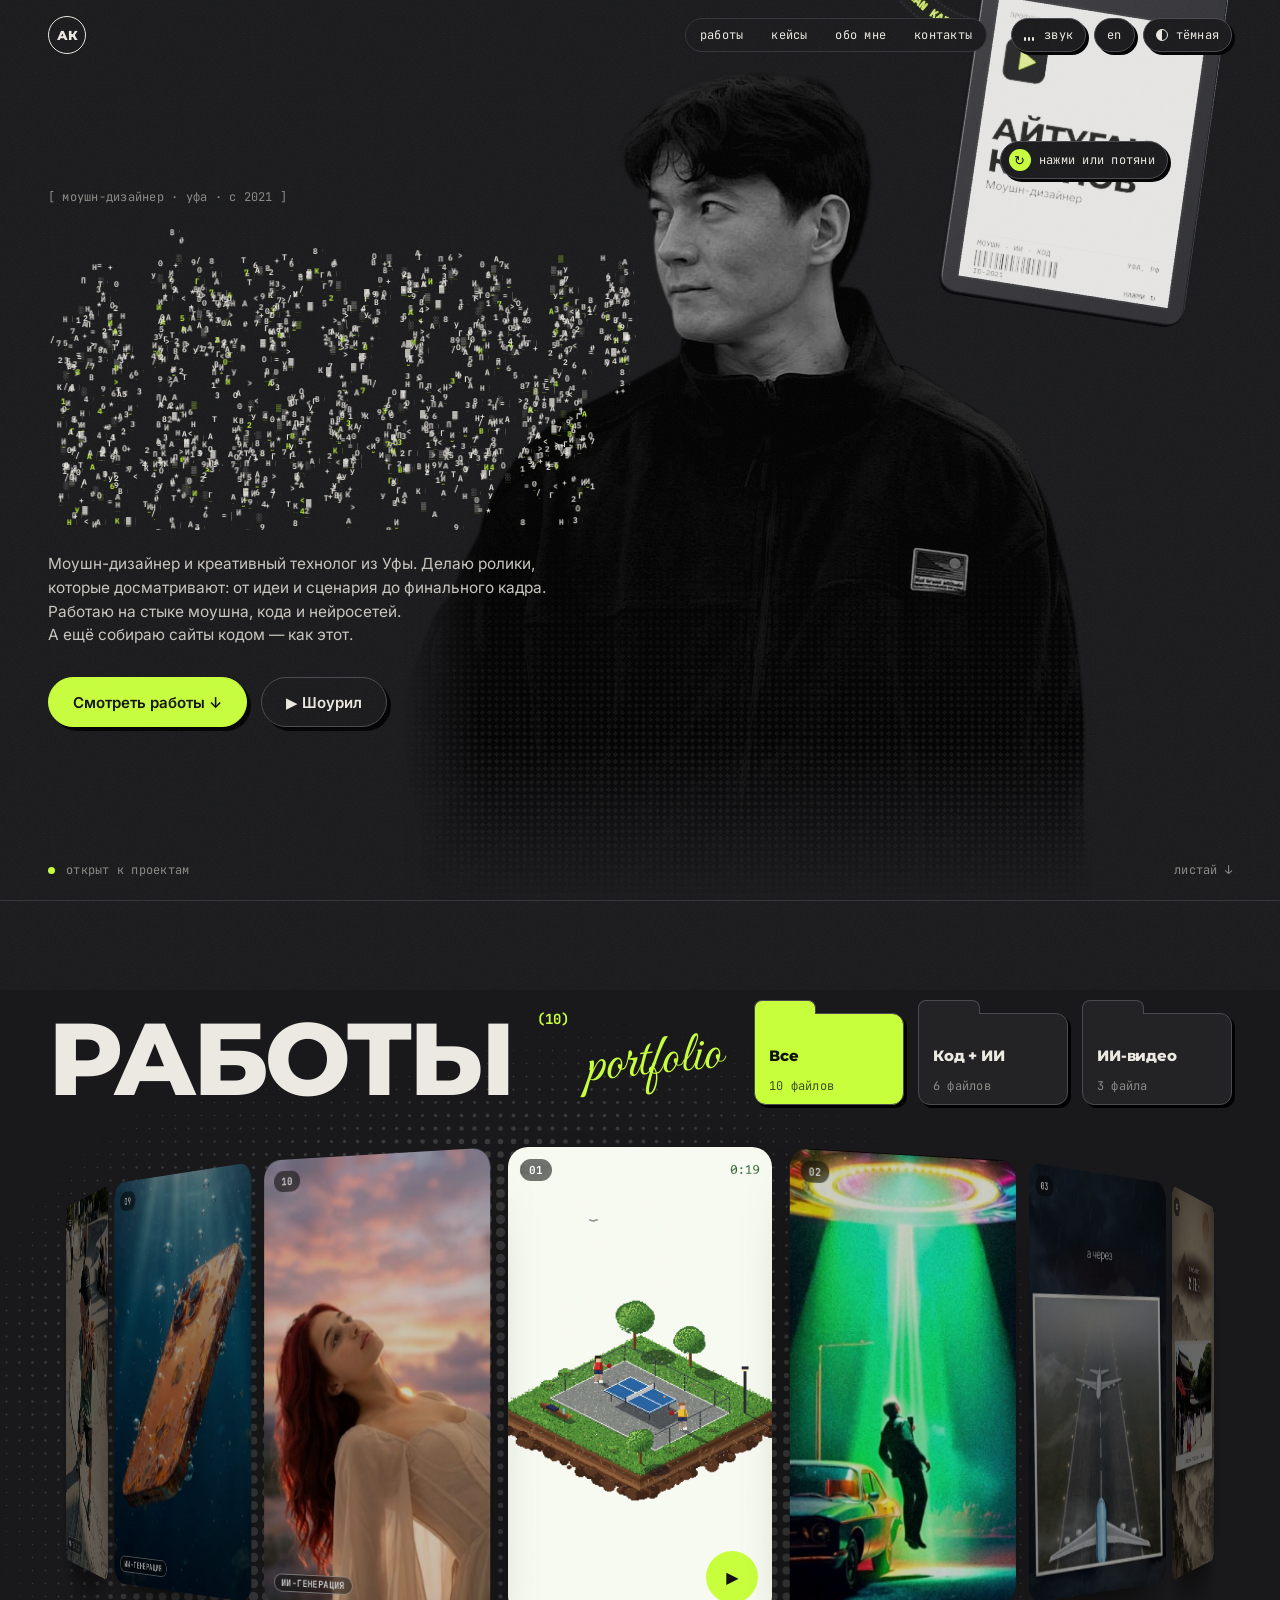
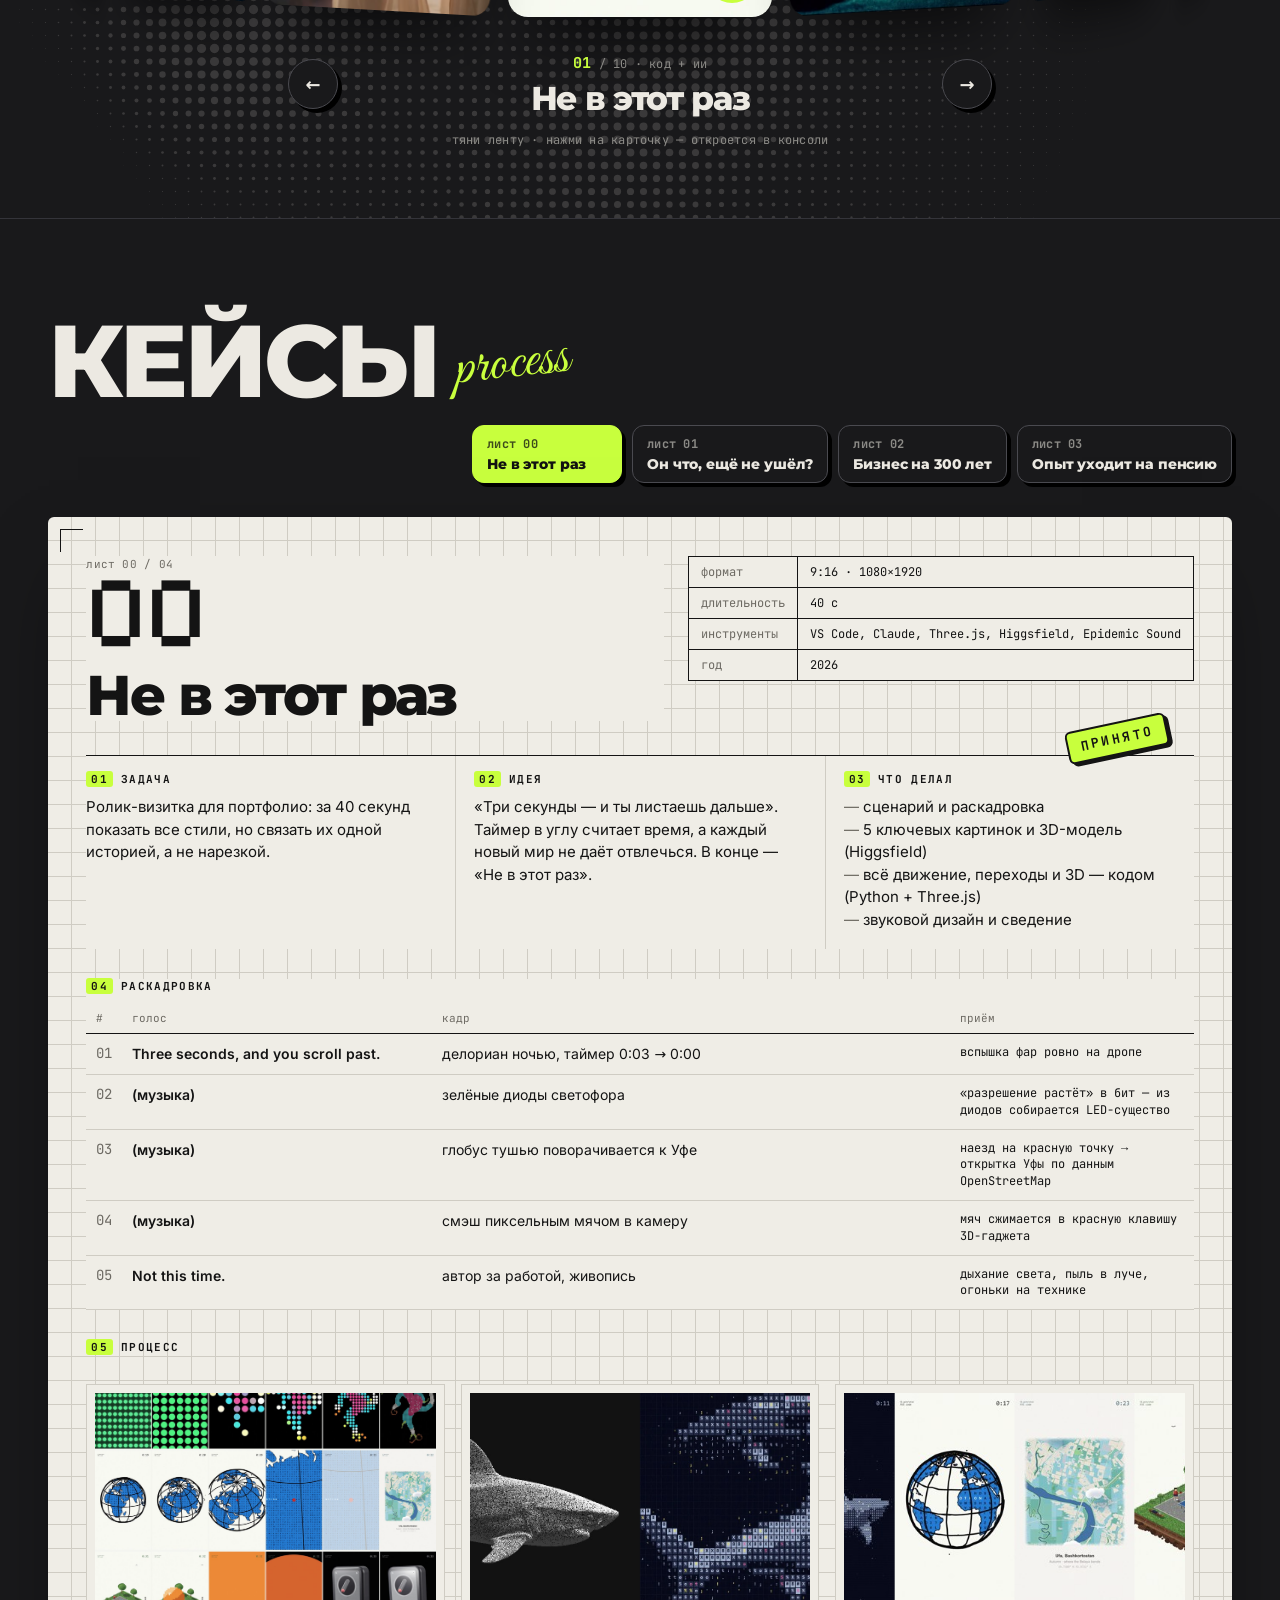
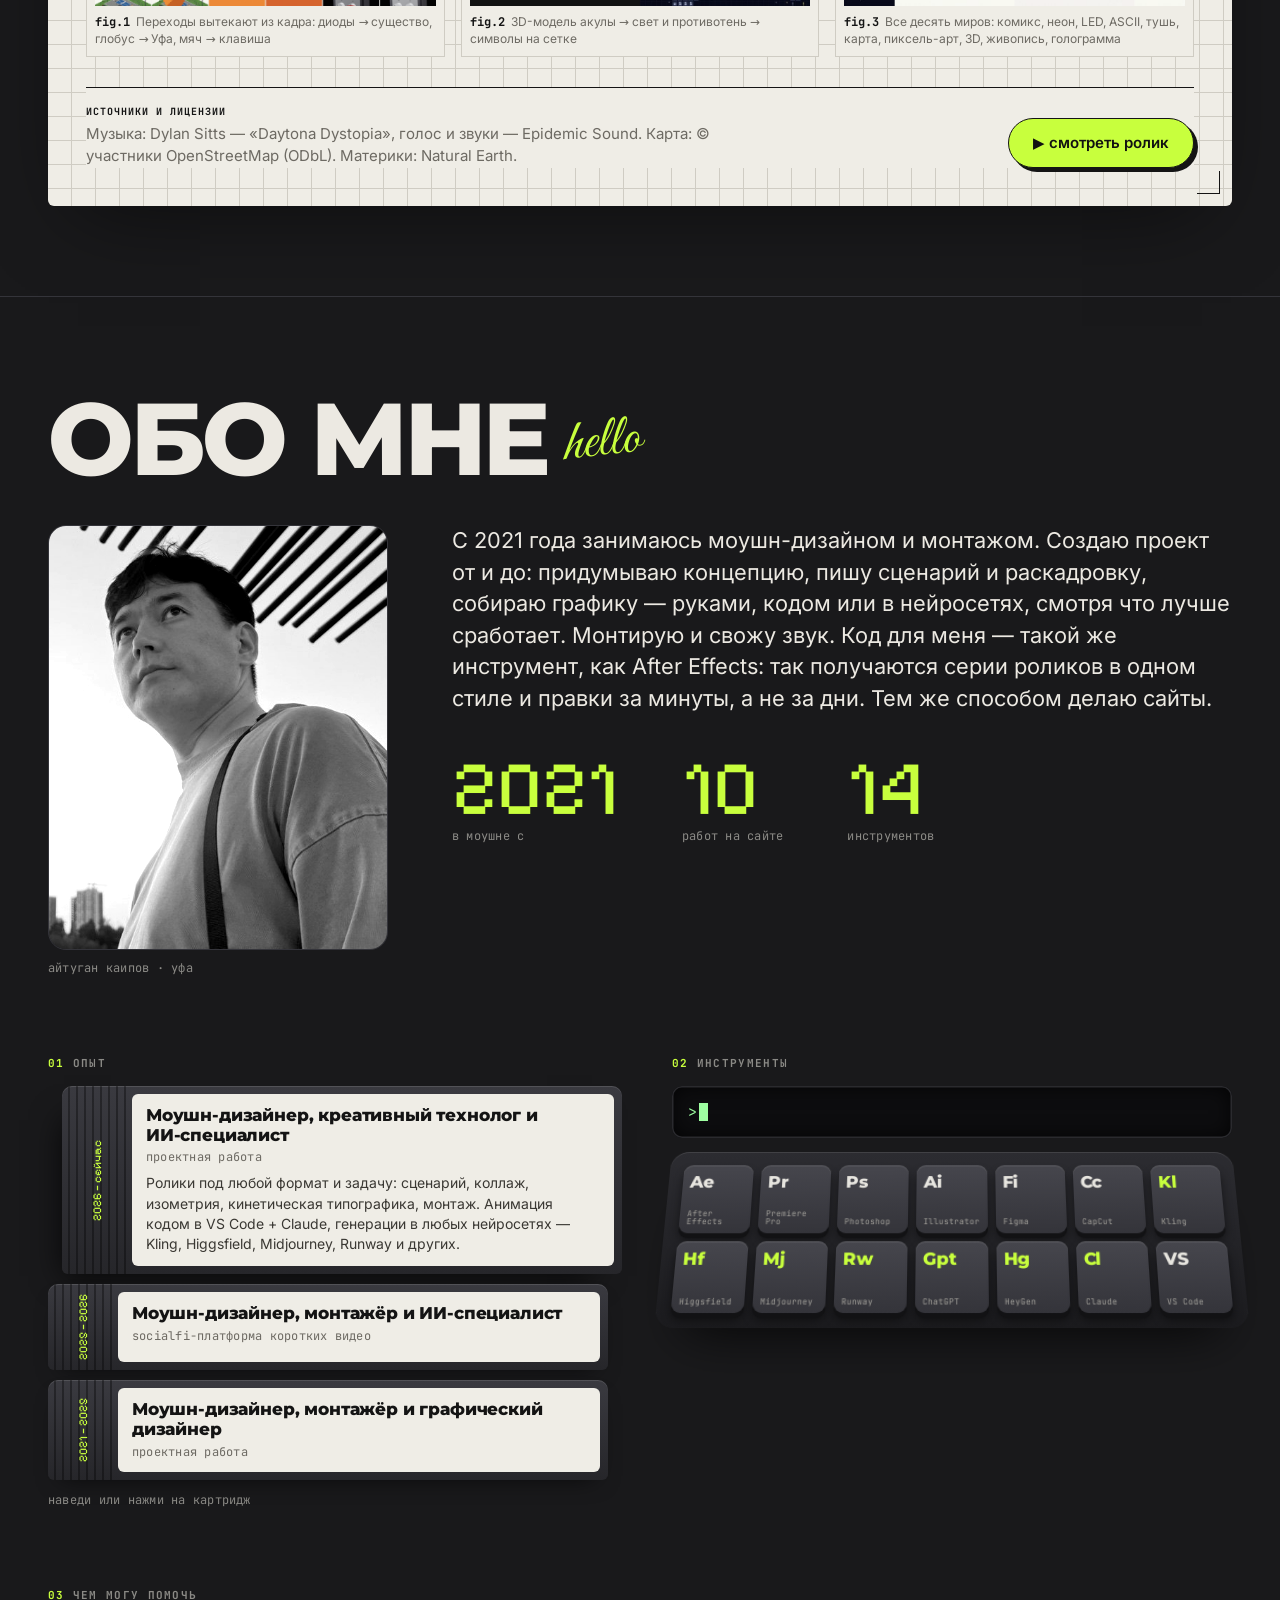
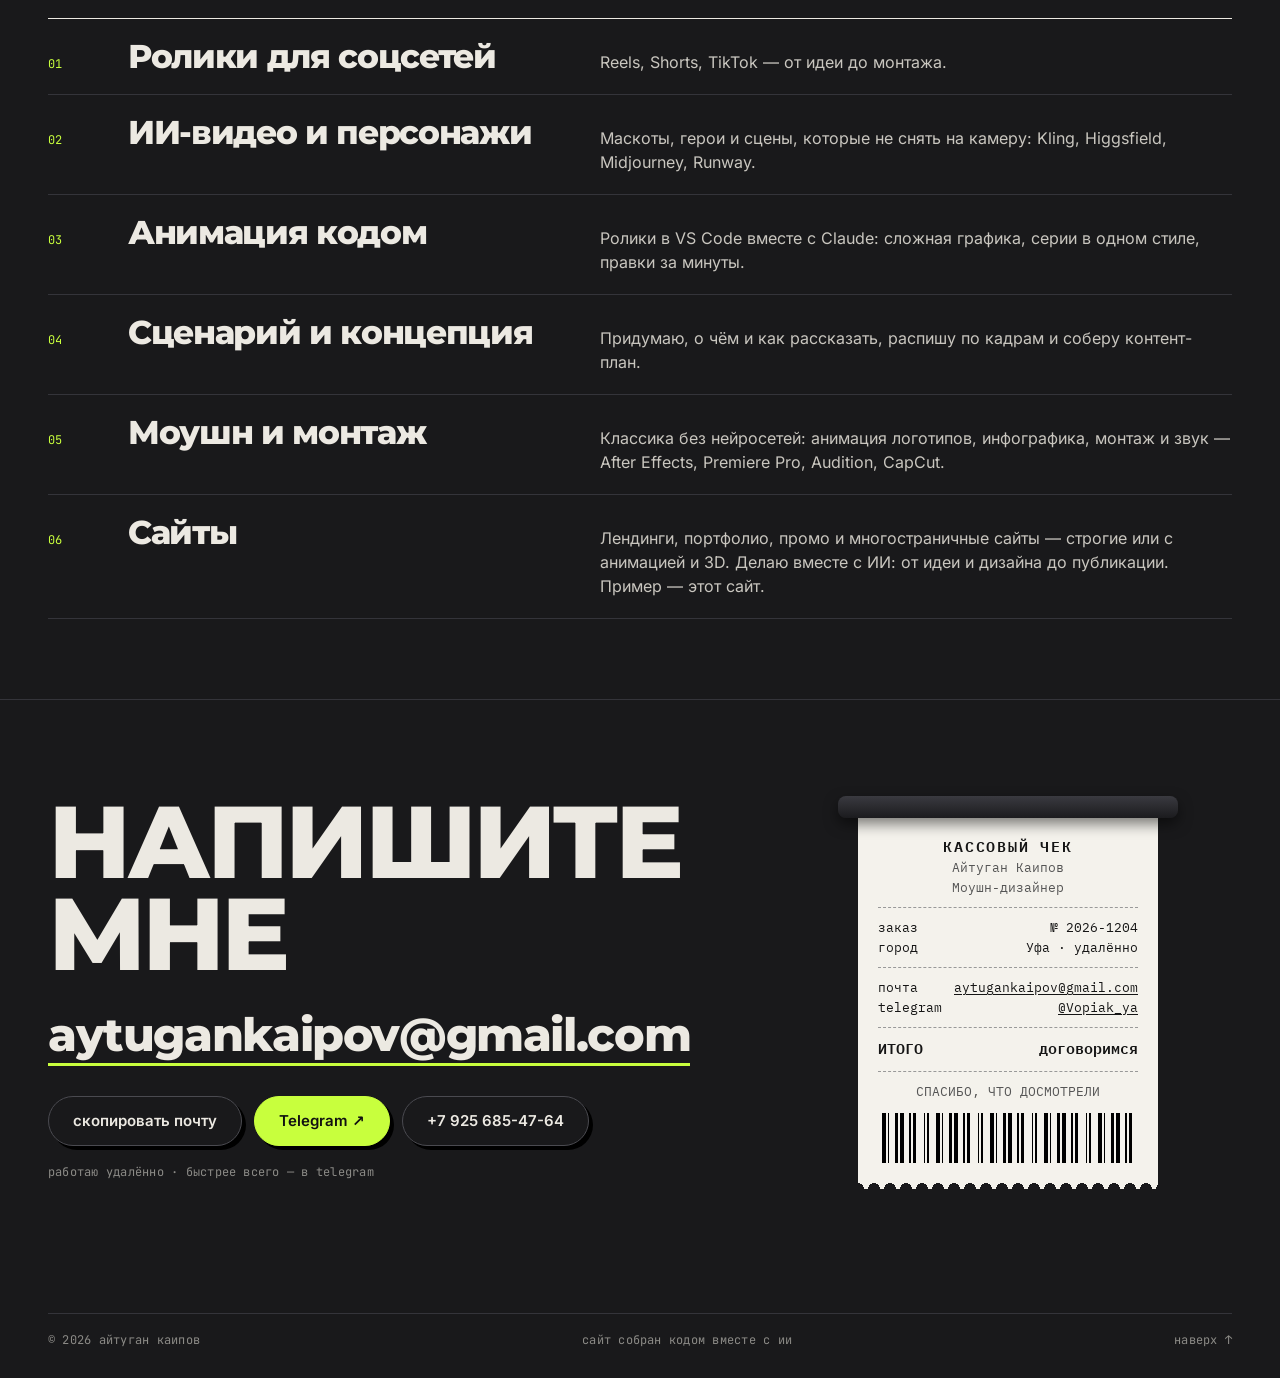
<file: index.html>
<!doctype html>
<html lang="ru" data-theme="dark" data-font="16">
<head>
  <meta charset="utf-8">
  <meta name="viewport" content="width=device-width, initial-scale=1">
  <title>Айтуган Каипов — моушн-дизайнер</title>
  <meta name="description" content="Моушн-дизайнер из Уфы. Ролики, ИИ-видео, анимация кодом и сайты — вместе с ИИ.">
  <meta name="theme-color" content="#19191b">
  <link rel="icon" href="favicon.svg" type="image/svg+xml">
  <link rel="icon" href="favicon-32.png" sizes="32x32">
  <link rel="apple-touch-icon" href="apple-touch-icon.png">
  <!-- Превью ссылки в Telegram / Instagram / Behance. Если поменяете адрес сайта — поменяйте его и здесь (2 места) -->
  <meta property="og:type" content="website">
  <meta property="og:site_name" content="Айтуган Каипов">
  <meta property="og:title" content="Айтуган Каипов — моушн-дизайнер">
  <meta property="og:description" content="Ролики, которые досматривают. Моушн, ИИ-видео, анимация кодом и сайты — вместе с ИИ.">
  <meta property="og:image" content="https://aytugankaipov.github.io/og.jpg">
  <meta property="og:image:width" content="1200">
  <meta property="og:image:height" content="630">
  <meta property="og:url" content="https://aytugankaipov.github.io/">
  <meta property="og:locale" content="ru_RU">
  <meta name="twitter:card" content="summary_large_image">
  <link rel="stylesheet" href="fonts/fonts.css">
  <link rel="stylesheet" href="fonts/fonts2.css">
  <link rel="stylesheet" href="css/site.css">
  <link rel="stylesheet" href="css/works.css">
  <link rel="stylesheet" href="css/cases.css">
  <link rel="stylesheet" href="css/about.css">
</head>
<body class="is-loading">
  <!-- Загрузка: счётчик 000 → 100 -->
  <div class="loader" aria-hidden="true">
    <span class="loader__label mono" data-i18n="loading">загрузка портфолио</span>
    <span class="loader__num px">000</span>
    <span class="loader__bar"></span>
  </div>
  <div class="grain" aria-hidden="true"></div>

  <header class="nav">
    <a href="#top" class="nav__logo"><span class="nav__mark">АК</span></a>
    <nav class="nav__links mono">
      <a href="#works" data-i18n="nav.works">работы</a>
      <a href="#cases" data-i18n="nav.cases">кейсы</a>
      <a href="#about" data-i18n="nav.about">обо мне</a>
      <a href="#contact" data-i18n="nav.contact">контакты</a>
    </nav>
    <div class="nav__tools">
      <button class="pill mono js-sound" type="button" aria-pressed="false" aria-label="Звук"><i class="snd"><i></i><i></i><i></i></i><span data-i18n="snd.off">звук</span></button>
      <button class="pill mono js-lang" type="button" aria-label="Язык / Language">RU</button>
      <button class="pill mono js-theme" type="button" aria-label="Сменить тему"><i class="pill__dot"></i><span data-i18n="theme.dark">тёмная</span></button>
    </div>
  </header>

  <main id="top">
    <!-- Первый экран: имя из символов + бейдж на ленте -->
    <section class="hero">
      <canvas class="hero__ring" aria-hidden="true"></canvas>
      <div class="hero__me" aria-hidden="true"><img src="assets/me-cut.png" alt="" draggable="false"><i class="hero__me-dots"></i></div>
      <canvas class="hero__badge" aria-hidden="true"></canvas>

      <div class="hero__text">
        <p class="hero__kicker mono">[ <span data-i18n="kicker.role">моушн-дизайнер</span> · <span data-i18n="kicker.city">уфа</span> · <span data-i18n="kicker.since">с 2021</span> ]</p>
        <h1 class="hero__name">
          <span class="sr js-name-text">Айтуган Каипов</span>
          <canvas class="hero__glyphs" aria-hidden="true"></canvas>
        </h1>
        <p class="hero__lead js-lead"></p>
        <div class="hero__actions">
          <a href="#works" class="btn btn--solid" data-i18n="btn.works">Смотреть работы ↓</a>
          <button class="btn js-reel" type="button" data-i18n="btn.reel">▶ Шоурил</button>
        </div>
      </div>

      <p class="badge-tip mono" aria-hidden="true"><span class="badge-tip__ico">↻</span><span data-i18n="tip">нажми или потяни</span></p>
      <div class="hero__foot mono">
        <span><i class="dot"></i> <span data-i18n="open">открыт к проектам</span></span>
        <span data-i18n="scroll">листай ↓</span>
      </div>
    </section>

    <!-- Дальше — следующие этапы -->
    <!-- Работы: папки-разделы + кольцо карточек; просмотр — в консоли -->
    <section class="works" id="works">
      <canvas class="works__bg" aria-hidden="true"></canvas>
      <div class="works__head">
        <h2 class="works__title"><span data-i18n="works.title">Работы</span> <sup class="mono js-count"></sup></h2>
        <p class="works__script" aria-hidden="true">portfolio</p>
        <div class="folders" role="tablist" aria-label="Разделы">
          <button class="folder is-active" data-filter="all" role="tab"><i class="folder__tab"></i><b data-i18n="f.all">Все</b><span class="mono js-fc" data-f="all"></span></button>
          <button class="folder" data-filter="Код + ИИ" role="tab"><i class="folder__tab"></i><b data-i18n="f.code">Код + ИИ</b><span class="mono js-fc" data-f="Код + ИИ"></span></button>
          <button class="folder" data-filter="ИИ-видео" role="tab"><i class="folder__tab"></i><b data-i18n="f.ai">ИИ-видео</b><span class="mono js-fc" data-f="ИИ-видео"></span></button>
        </div>
      </div>
      <div class="ring" tabindex="0" aria-label="Лента работ: листайте стрелками, Enter — смотреть">
        <div class="ring__stage"></div>
      </div>
      <div class="works__cap">
        <button class="btn btn--icon js-prev" type="button" aria-label="Предыдущая">←</button>
        <div class="works__info">
          <p class="mono"><b class="js-pos">01</b> / <span class="js-total">08</span> · <span class="js-tag"></span><span class="ai-badge js-ai" hidden data-i18n="ai">ИИ-генерация</span></p>
          <h3 class="works__name js-name"></h3>
        </div>
        <button class="btn btn--icon js-next" type="button" aria-label="Следующая">→</button>
      </div>
      <p class="works__hint mono" data-i18n="works.hint">тяни ленту · нажми на карточку — откроется в консоли</p>
    </section>

    <!-- Кейсы: «технические листы» (реф. b1–b7, 22) -->
    <section class="cases" id="cases">
      <div class="cases__head">
        <h2 class="cases__title"><span data-i18n="cases.title">Кейсы</span></h2>
        <p class="works__script" aria-hidden="true">process</p>
        <div class="cases__tabs" role="tablist" aria-label="Кейсы"></div>
      </div>
      <article class="sheet" aria-live="polite"></article>
    </section>
    <!-- Обо мне: фото, текст, картриджи-опыт, клавиатура-инструменты, услуги -->
    <section class="about" id="about">
      <div class="about__head">
        <h2 class="about__title" data-i18n="about.title">Обо мне</h2>
        <p class="works__script" aria-hidden="true">hello</p>
      </div>
      <div class="about__grid">
        <figure class="photo">
          <div class="photo__frame"><canvas class="photo__cv" aria-hidden="true"></canvas><span class="photo__ph mono" data-i18n="photo.soon">фото скоро</span></div>
          <figcaption class="mono"><span class="js-name-plain"></span> · <span data-i18n="kicker.city">уфа</span></figcaption>
        </figure>
        <div class="about__text">
          <p class="about__lead js-about"></p>
          <div class="facts">
            <div class="fact"><b class="js-count" data-to="2021" data-from="2000">2021</b><span class="mono" data-i18n="fact.since">в моушне с</span></div>
            <div class="fact"><b class="js-count" data-to="0" data-from="0" data-works>0</b><span class="mono" data-i18n="fact.works">работ на сайте</span></div>
            <div class="fact"><b class="js-count" data-to="0" data-from="0" data-tools>0</b><span class="mono" data-i18n="fact.tools">инструментов</span></div>
          </div>
        </div>
      </div>

      <div class="about__row">
        <div class="carts">
          <h3 class="block-k mono"><i>01</i><span data-i18n="exp.title">опыт</span></h3>
          <div class="carts__stack"></div>
          <p class="mono carts__hint" data-i18n="exp.hint">наведи или нажми на картридж</p>
        </div>
        <div class="keys">
          <h3 class="block-k mono"><i>02</i><span data-i18n="tools.title">инструменты</span></h3>
          <div class="keys__screen mono"><span class="js-type"></span><i class="caret"></i></div>
          <div class="keys__board"></div>
        </div>
      </div>

      <div class="services">
        <h3 class="block-k mono"><i>03</i><span data-i18n="serv.title">чем могу помочь</span></h3>
        <ol class="services__list"></ol>
      </div>
    </section>

    <!-- Контакты: чек печатается при прокрутке -->
    <footer class="contact" id="contact">
      <div class="contact__left">
        <h2 class="contact__title" data-i18n="contact.title">Напишите мне</h2>
        <a class="contact__mail js-mail"></a>
        <div class="contact__btns">
          <button class="btn js-copy" type="button" data-i18n="contact.copy">скопировать почту</button>
          <a class="btn btn--solid js-tg-btn" target="_blank" rel="noopener">Telegram ↗</a>
          <a class="btn js-phone"></a>
        </div>
        <p class="mono contact__note" data-i18n="contact.note">работаю удалённо · быстрее всего — в Telegram</p>
      </div>
      <div class="receipt-wrap"><div class="receipt" aria-label="Чек с контактами"></div></div>
      <div class="contact__foot mono">
        <span>© <span class="js-year"></span> <span class="js-name-plain"></span></span>
        <span data-i18n="foot.made">сайт собран кодом вместе с ИИ</span>
        <a href="#top" data-i18n="foot.up">наверх ↑</a>
      </div>
    </footer>
  </main>

  <!-- Консоль-просмотрщик (из варианта Б): ◀▶ листать, A — во весь экран, B — звук -->
  <div class="viewer" role="dialog" aria-modal="true" aria-label="Просмотр работы" hidden>
    <div class="viewer__inner">
      <div class="device">
        <div class="device__top"><span class="px">MOTION&nbsp;BOY</span><i class="device__led"></i></div>
        <div class="device__screen">
          <video class="device__video" playsinline preload="metadata"></video>
          <div class="device__crt" aria-hidden="true"></div>
          <div class="device__osd px"><span class="js-v-num">01/08</span><span class="js-v-snd">♪ ВКЛ</span></div>
          <div class="device__bar"><i></i></div>
        </div>
        <div class="device__pad">
          <div class="dpad">
            <button data-k="up" aria-label="Предыдущая"></button>
            <button data-k="left" aria-label="Предыдущая"></button>
            <button data-k="right" aria-label="Следующая"></button>
            <button data-k="down" aria-label="Следующая"></button>
            <i></i>
          </div>
          <div class="ab">
            <button class="ab__b px" data-k="b" aria-label="Звук">B</button>
            <button class="ab__a px" data-k="a" aria-label="Во весь экран">A</button>
          </div>
        </div>
        <div class="device__legend px"><span>◀▶</span><span>A&nbsp;<span data-i18n="v.full">экран</span></span><span>B&nbsp;<span data-i18n="v.sound">звук</span></span></div>
      </div>
      <aside class="viewer__info">
        <p class="mono viewer__meta"><span class="js-v-tag"></span> · <span class="js-v-year"></span><span class="ai-badge js-v-ai" hidden data-i18n="ai">ИИ-генерация</span></p>
        <h3 class="viewer__title js-v-title"></h3>
        <p class="viewer__about js-v-about"></p>
        <p class="mono viewer__tools js-v-tools"></p>
        <div class="viewer__nav">
          <button class="btn btn--icon" data-k="left" type="button" aria-label="Предыдущая">←</button>
          <button class="btn btn--icon" data-k="right" type="button" aria-label="Следующая">→</button>
        </div>
      </aside>
    </div>
    <button class="btn viewer__close mono" type="button"><span data-i18n="v.close">закрыть</span> ✕</button>
  </div>

  <div class="lightbox" hidden><img alt=""><p class="mono"></p><button class="btn lightbox__close mono" type="button" aria-label="Закрыть">✕</button></div>


  <script src="content.js"></script>
  <script src="vendor/gsap.min.js"></script>
  <script src="vendor/three.min.js"></script>
  <script src="js/sound.js"></script>
  <script src="js/badge.js"></script>
  <script src="js/site.js"></script>
  <script src="js/works.js"></script>
  <script src="js/cases.js"></script>
  <script src="assets/me.js"></script>
  <script src="js/about.js"></script>
</body>
</html>
</file>
<file: fonts/fonts.css>
/* Шрифты лежат локально (OFL), без интернета */
@font-face {
  font-family: 'JetBrains Mono';
  font-style: normal;
  font-weight: 400;
  font-display: swap;
  src: url(JetBrainsMono-400-cyrillic-ext.woff2) format('woff2');
  unicode-range: U+0460-052F, U+1C80-1C8A, U+20B4, U+2DE0-2DFF, U+A640-A69F, U+FE2E-FE2F;
}
@font-face {
  font-family: 'JetBrains Mono';
  font-style: normal;
  font-weight: 400;
  font-display: swap;
  src: url(JetBrainsMono-400-cyrillic.woff2) format('woff2');
  unicode-range: U+0301, U+0400-045F, U+0490-0491, U+04B0-04B1, U+2116;
}
@font-face {
  font-family: 'JetBrains Mono';
  font-style: normal;
  font-weight: 400;
  font-display: swap;
  src: url(JetBrainsMono-400-latin.woff2) format('woff2');
  unicode-range: U+0000-00FF, U+0131, U+0152-0153, U+02BB-02BC, U+02C6, U+02DA, U+02DC, U+0304, U+0308, U+0329, U+2000-206F, U+20AC, U+2122, U+2191, U+2193, U+2212, U+2215, U+FEFF, U+FFFD;
}
@font-face {
  font-family: 'JetBrains Mono';
  font-style: normal;
  font-weight: 700;
  font-display: swap;
  src: url(JetBrainsMono-700-cyrillic-ext.woff2) format('woff2');
  unicode-range: U+0460-052F, U+1C80-1C8A, U+20B4, U+2DE0-2DFF, U+A640-A69F, U+FE2E-FE2F;
}
@font-face {
  font-family: 'JetBrains Mono';
  font-style: normal;
  font-weight: 700;
  font-display: swap;
  src: url(JetBrainsMono-700-cyrillic.woff2) format('woff2');
  unicode-range: U+0301, U+0400-045F, U+0490-0491, U+04B0-04B1, U+2116;
}
@font-face {
  font-family: 'JetBrains Mono';
  font-style: normal;
  font-weight: 700;
  font-display: swap;
  src: url(JetBrainsMono-700-latin.woff2) format('woff2');
  unicode-range: U+0000-00FF, U+0131, U+0152-0153, U+02BB-02BC, U+02C6, U+02DA, U+02DC, U+0304, U+0308, U+0329, U+2000-206F, U+20AC, U+2122, U+2191, U+2193, U+2212, U+2215, U+FEFF, U+FFFD;
}
@font-face {
  font-family: 'Manrope';
  font-style: normal;
  font-weight: 400;
  font-display: swap;
  src: url(Manrope-400-cyrillic-ext.woff2) format('woff2');
  unicode-range: U+0460-052F, U+1C80-1C8A, U+20B4, U+2DE0-2DFF, U+A640-A69F, U+FE2E-FE2F;
}
@font-face {
  font-family: 'Manrope';
  font-style: normal;
  font-weight: 400;
  font-display: swap;
  src: url(Manrope-400-cyrillic.woff2) format('woff2');
  unicode-range: U+0301, U+0400-045F, U+0490-0491, U+04B0-04B1, U+2116;
}
@font-face {
  font-family: 'Manrope';
  font-style: normal;
  font-weight: 400;
  font-display: swap;
  src: url(Manrope-400-latin.woff2) format('woff2');
  unicode-range: U+0000-00FF, U+0131, U+0152-0153, U+02BB-02BC, U+02C6, U+02DA, U+02DC, U+0304, U+0308, U+0329, U+2000-206F, U+20AC, U+2122, U+2191, U+2193, U+2212, U+2215, U+FEFF, U+FFFD;
}
@font-face {
  font-family: 'Manrope';
  font-style: normal;
  font-weight: 600;
  font-display: swap;
  src: url(Manrope-600-cyrillic-ext.woff2) format('woff2');
  unicode-range: U+0460-052F, U+1C80-1C8A, U+20B4, U+2DE0-2DFF, U+A640-A69F, U+FE2E-FE2F;
}
@font-face {
  font-family: 'Manrope';
  font-style: normal;
  font-weight: 600;
  font-display: swap;
  src: url(Manrope-600-cyrillic.woff2) format('woff2');
  unicode-range: U+0301, U+0400-045F, U+0490-0491, U+04B0-04B1, U+2116;
}
@font-face {
  font-family: 'Manrope';
  font-style: normal;
  font-weight: 600;
  font-display: swap;
  src: url(Manrope-600-latin.woff2) format('woff2');
  unicode-range: U+0000-00FF, U+0131, U+0152-0153, U+02BB-02BC, U+02C6, U+02DA, U+02DC, U+0304, U+0308, U+0329, U+2000-206F, U+20AC, U+2122, U+2191, U+2193, U+2212, U+2215, U+FEFF, U+FFFD;
}
@font-face {
  font-family: 'Manrope';
  font-style: normal;
  font-weight: 800;
  font-display: swap;
  src: url(Manrope-800-cyrillic-ext.woff2) format('woff2');
  unicode-range: U+0460-052F, U+1C80-1C8A, U+20B4, U+2DE0-2DFF, U+A640-A69F, U+FE2E-FE2F;
}
@font-face {
  font-family: 'Manrope';
  font-style: normal;
  font-weight: 800;
  font-display: swap;
  src: url(Manrope-800-cyrillic.woff2) format('woff2');
  unicode-range: U+0301, U+0400-045F, U+0490-0491, U+04B0-04B1, U+2116;
}
@font-face {
  font-family: 'Manrope';
  font-style: normal;
  font-weight: 800;
  font-display: swap;
  src: url(Manrope-800-latin.woff2) format('woff2');
  unicode-range: U+0000-00FF, U+0131, U+0152-0153, U+02BB-02BC, U+02C6, U+02DA, U+02DC, U+0304, U+0308, U+0329, U+2000-206F, U+20AC, U+2122, U+2191, U+2193, U+2212, U+2215, U+FEFF, U+FFFD;
}
@font-face {
  font-family: 'Press Start 2P';
  font-style: normal;
  font-weight: 400;
  font-display: swap;
  src: url(PressStart2P-400-cyrillic-ext.woff2) format('woff2');
  unicode-range: U+0460-052F, U+1C80-1C8A, U+20B4, U+2DE0-2DFF, U+A640-A69F, U+FE2E-FE2F;
}
@font-face {
  font-family: 'Press Start 2P';
  font-style: normal;
  font-weight: 400;
  font-display: swap;
  src: url(PressStart2P-400-cyrillic.woff2) format('woff2');
  unicode-range: U+0301, U+0400-045F, U+0490-0491, U+04B0-04B1, U+2116;
}
@font-face {
  font-family: 'Press Start 2P';
  font-style: normal;
  font-weight: 400;
  font-display: swap;
  src: url(PressStart2P-400-latin.woff2) format('woff2');
  unicode-range: U+0000-00FF, U+0131, U+0152-0153, U+02BB-02BC, U+02C6, U+02DA, U+02DC, U+0304, U+0308, U+0329, U+2000-206F, U+20AC, U+2122, U+2191, U+2193, U+2212, U+2215, U+FEFF, U+FFFD;
}
</file>
<file: fonts/fonts2.css>
/* Шрифты набора сайта (OFL), локально */
@font-face {
  font-family: 'Great Vibes';
  font-style: normal;
  font-weight: 400;
  font-display: swap;
  src: url(GreatVibes-400-cyrillic-ext.woff2) format('woff2');
  unicode-range: U+0460-052F, U+1C80-1C8A, U+20B4, U+2DE0-2DFF, U+A640-A69F, U+FE2E-FE2F;
}
@font-face {
  font-family: 'Great Vibes';
  font-style: normal;
  font-weight: 400;
  font-display: swap;
  src: url(GreatVibes-400-cyrillic.woff2) format('woff2');
  unicode-range: U+0301, U+0400-045F, U+0490-0491, U+04B0-04B1, U+2116;
}
@font-face {
  font-family: 'Great Vibes';
  font-style: normal;
  font-weight: 400;
  font-display: swap;
  src: url(GreatVibes-400-latin.woff2) format('woff2');
  unicode-range: U+0000-00FF, U+0131, U+0152-0153, U+02BB-02BC, U+02C6, U+02DA, U+02DC, U+0304, U+0308, U+0329, U+2000-206F, U+20AC, U+2122, U+2191, U+2193, U+2212, U+2215, U+FEFF, U+FFFD;
}
@font-face {
  font-family: 'IBM Plex Mono';
  font-style: normal;
  font-weight: 400;
  font-display: swap;
  src: url(IBMPlexMono-400-cyrillic-ext.woff2) format('woff2');
  unicode-range: U+0460-052F, U+1C80-1C8A, U+20B4, U+2DE0-2DFF, U+A640-A69F, U+FE2E-FE2F;
}
@font-face {
  font-family: 'IBM Plex Mono';
  font-style: normal;
  font-weight: 400;
  font-display: swap;
  src: url(IBMPlexMono-400-cyrillic.woff2) format('woff2');
  unicode-range: U+0301, U+0400-045F, U+0490-0491, U+04B0-04B1, U+2116;
}
@font-face {
  font-family: 'IBM Plex Mono';
  font-style: normal;
  font-weight: 400;
  font-display: swap;
  src: url(IBMPlexMono-400-latin.woff2) format('woff2');
  unicode-range: U+0000-00FF, U+0131, U+0152-0153, U+02BB-02BC, U+02C6, U+02DA, U+02DC, U+0304, U+0308, U+0329, U+2000-206F, U+20AC, U+2122, U+2191, U+2193, U+2212, U+2215, U+FEFF, U+FFFD;
}
@font-face {
  font-family: 'IBM Plex Mono';
  font-style: normal;
  font-weight: 600;
  font-display: swap;
  src: url(IBMPlexMono-600-cyrillic-ext.woff2) format('woff2');
  unicode-range: U+0460-052F, U+1C80-1C8A, U+20B4, U+2DE0-2DFF, U+A640-A69F, U+FE2E-FE2F;
}
@font-face {
  font-family: 'IBM Plex Mono';
  font-style: normal;
  font-weight: 600;
  font-display: swap;
  src: url(IBMPlexMono-600-cyrillic.woff2) format('woff2');
  unicode-range: U+0301, U+0400-045F, U+0490-0491, U+04B0-04B1, U+2116;
}
@font-face {
  font-family: 'IBM Plex Mono';
  font-style: normal;
  font-weight: 600;
  font-display: swap;
  src: url(IBMPlexMono-600-latin.woff2) format('woff2');
  unicode-range: U+0000-00FF, U+0131, U+0152-0153, U+02BB-02BC, U+02C6, U+02DA, U+02DC, U+0304, U+0308, U+0329, U+2000-206F, U+20AC, U+2122, U+2191, U+2193, U+2212, U+2215, U+FEFF, U+FFFD;
}
@font-face {
  font-family: 'Inter';
  font-style: normal;
  font-weight: 400;
  font-display: swap;
  src: url(Inter-400-cyrillic-ext.woff2) format('woff2');
  unicode-range: U+0460-052F, U+1C80-1C8A, U+20B4, U+2DE0-2DFF, U+A640-A69F, U+FE2E-FE2F;
}
@font-face {
  font-family: 'Inter';
  font-style: normal;
  font-weight: 400;
  font-display: swap;
  src: url(Inter-400-cyrillic.woff2) format('woff2');
  unicode-range: U+0301, U+0400-045F, U+0490-0491, U+04B0-04B1, U+2116;
}
@font-face {
  font-family: 'Inter';
  font-style: normal;
  font-weight: 400;
  font-display: swap;
  src: url(Inter-400-latin.woff2) format('woff2');
  unicode-range: U+0000-00FF, U+0131, U+0152-0153, U+02BB-02BC, U+02C6, U+02DA, U+02DC, U+0304, U+0308, U+0329, U+2000-206F, U+20AC, U+2122, U+2191, U+2193, U+2212, U+2215, U+FEFF, U+FFFD;
}
@font-face {
  font-family: 'Inter';
  font-style: normal;
  font-weight: 500;
  font-display: swap;
  src: url(Inter-500-cyrillic-ext.woff2) format('woff2');
  unicode-range: U+0460-052F, U+1C80-1C8A, U+20B4, U+2DE0-2DFF, U+A640-A69F, U+FE2E-FE2F;
}
@font-face {
  font-family: 'Inter';
  font-style: normal;
  font-weight: 500;
  font-display: swap;
  src: url(Inter-500-cyrillic.woff2) format('woff2');
  unicode-range: U+0301, U+0400-045F, U+0490-0491, U+04B0-04B1, U+2116;
}
@font-face {
  font-family: 'Inter';
  font-style: normal;
  font-weight: 500;
  font-display: swap;
  src: url(Inter-500-latin.woff2) format('woff2');
  unicode-range: U+0000-00FF, U+0131, U+0152-0153, U+02BB-02BC, U+02C6, U+02DA, U+02DC, U+0304, U+0308, U+0329, U+2000-206F, U+20AC, U+2122, U+2191, U+2193, U+2212, U+2215, U+FEFF, U+FFFD;
}
@font-face {
  font-family: 'Inter';
  font-style: normal;
  font-weight: 600;
  font-display: swap;
  src: url(Inter-600-cyrillic-ext.woff2) format('woff2');
  unicode-range: U+0460-052F, U+1C80-1C8A, U+20B4, U+2DE0-2DFF, U+A640-A69F, U+FE2E-FE2F;
}
@font-face {
  font-family: 'Inter';
  font-style: normal;
  font-weight: 600;
  font-display: swap;
  src: url(Inter-600-cyrillic.woff2) format('woff2');
  unicode-range: U+0301, U+0400-045F, U+0490-0491, U+04B0-04B1, U+2116;
}
@font-face {
  font-family: 'Inter';
  font-style: normal;
  font-weight: 600;
  font-display: swap;
  src: url(Inter-600-latin.woff2) format('woff2');
  unicode-range: U+0000-00FF, U+0131, U+0152-0153, U+02BB-02BC, U+02C6, U+02DA, U+02DC, U+0304, U+0308, U+0329, U+2000-206F, U+20AC, U+2122, U+2191, U+2193, U+2212, U+2215, U+FEFF, U+FFFD;
}
@font-face {
  font-family: 'Montserrat';
  font-style: normal;
  font-weight: 700;
  font-display: swap;
  src: url(Montserrat-700-cyrillic-ext.woff2) format('woff2');
  unicode-range: U+0460-052F, U+1C80-1C8A, U+20B4, U+2DE0-2DFF, U+A640-A69F, U+FE2E-FE2F;
}
@font-face {
  font-family: 'Montserrat';
  font-style: normal;
  font-weight: 700;
  font-display: swap;
  src: url(Montserrat-700-cyrillic.woff2) format('woff2');
  unicode-range: U+0301, U+0400-045F, U+0490-0491, U+04B0-04B1, U+2116;
}
@font-face {
  font-family: 'Montserrat';
  font-style: normal;
  font-weight: 700;
  font-display: swap;
  src: url(Montserrat-700-latin.woff2) format('woff2');
  unicode-range: U+0000-00FF, U+0131, U+0152-0153, U+02BB-02BC, U+02C6, U+02DA, U+02DC, U+0304, U+0308, U+0329, U+2000-206F, U+20AC, U+2122, U+2191, U+2193, U+2212, U+2215, U+FEFF, U+FFFD;
}
@font-face {
  font-family: 'Montserrat';
  font-style: normal;
  font-weight: 800;
  font-display: swap;
  src: url(Montserrat-800-cyrillic-ext.woff2) format('woff2');
  unicode-range: U+0460-052F, U+1C80-1C8A, U+20B4, U+2DE0-2DFF, U+A640-A69F, U+FE2E-FE2F;
}
@font-face {
  font-family: 'Montserrat';
  font-style: normal;
  font-weight: 800;
  font-display: swap;
  src: url(Montserrat-800-cyrillic.woff2) format('woff2');
  unicode-range: U+0301, U+0400-045F, U+0490-0491, U+04B0-04B1, U+2116;
}
@font-face {
  font-family: 'Montserrat';
  font-style: normal;
  font-weight: 800;
  font-display: swap;
  src: url(Montserrat-800-latin.woff2) format('woff2');
  unicode-range: U+0000-00FF, U+0131, U+0152-0153, U+02BB-02BC, U+02C6, U+02DA, U+02DC, U+0304, U+0308, U+0329, U+2000-206F, U+20AC, U+2122, U+2191, U+2193, U+2212, U+2215, U+FEFF, U+FFFD;
}
@font-face {
  font-family: 'Oswald';
  font-style: normal;
  font-weight: 500;
  font-display: swap;
  src: url(Oswald-500-cyrillic-ext.woff2) format('woff2');
  unicode-range: U+0460-052F, U+1C80-1C8A, U+20B4, U+2DE0-2DFF, U+A640-A69F, U+FE2E-FE2F;
}
@font-face {
  font-family: 'Oswald';
  font-style: normal;
  font-weight: 500;
  font-display: swap;
  src: url(Oswald-500-cyrillic.woff2) format('woff2');
  unicode-range: U+0301, U+0400-045F, U+0490-0491, U+04B0-04B1, U+2116;
}
@font-face {
  font-family: 'Oswald';
  font-style: normal;
  font-weight: 500;
  font-display: swap;
  src: url(Oswald-500-latin.woff2) format('woff2');
  unicode-range: U+0000-00FF, U+0131, U+0152-0153, U+02BB-02BC, U+02C6, U+02DA, U+02DC, U+0304, U+0308, U+0329, U+2000-206F, U+20AC, U+2122, U+2191, U+2193, U+2212, U+2215, U+FEFF, U+FFFD;
}
@font-face {
  font-family: 'Oswald';
  font-style: normal;
  font-weight: 700;
  font-display: swap;
  src: url(Oswald-700-cyrillic-ext.woff2) format('woff2');
  unicode-range: U+0460-052F, U+1C80-1C8A, U+20B4, U+2DE0-2DFF, U+A640-A69F, U+FE2E-FE2F;
}
@font-face {
  font-family: 'Oswald';
  font-style: normal;
  font-weight: 700;
  font-display: swap;
  src: url(Oswald-700-cyrillic.woff2) format('woff2');
  unicode-range: U+0301, U+0400-045F, U+0490-0491, U+04B0-04B1, U+2116;
}
@font-face {
  font-family: 'Oswald';
  font-style: normal;
  font-weight: 700;
  font-display: swap;
  src: url(Oswald-700-latin.woff2) format('woff2');
  unicode-range: U+0000-00FF, U+0131, U+0152-0153, U+02BB-02BC, U+02C6, U+02DA, U+02DC, U+0304, U+0308, U+0329, U+2000-206F, U+20AC, U+2122, U+2191, U+2193, U+2212, U+2215, U+FEFF, U+FFFD;
}
@font-face {
  font-family: 'Pixelify Sans';
  font-style: normal;
  font-weight: 400;
  font-display: swap;
  src: url(PixelifySans-400-cyrillic.woff2) format('woff2');
  unicode-range: U+0301, U+0400-045F, U+0490-0491, U+04B0-04B1, U+2116;
}
@font-face {
  font-family: 'Pixelify Sans';
  font-style: normal;
  font-weight: 400;
  font-display: swap;
  src: url(PixelifySans-400-latin.woff2) format('woff2');
  unicode-range: U+0000-00FF, U+0131, U+0152-0153, U+02BB-02BC, U+02C6, U+02DA, U+02DC, U+0304, U+0308, U+0329, U+2000-206F, U+20AC, U+2122, U+2191, U+2193, U+2212, U+2215, U+FEFF, U+FFFD;
}
@font-face {
  font-family: 'Pixelify Sans';
  font-style: normal;
  font-weight: 600;
  font-display: swap;
  src: url(PixelifySans-600-cyrillic.woff2) format('woff2');
  unicode-range: U+0301, U+0400-045F, U+0490-0491, U+04B0-04B1, U+2116;
}
@font-face {
  font-family: 'Pixelify Sans';
  font-style: normal;
  font-weight: 600;
  font-display: swap;
  src: url(PixelifySans-600-latin.woff2) format('woff2');
  unicode-range: U+0000-00FF, U+0131, U+0152-0153, U+02BB-02BC, U+02C6, U+02DA, U+02DC, U+0304, U+0308, U+0329, U+2000-206F, U+20AC, U+2122, U+2191, U+2193, U+2212, U+2215, U+FEFF, U+FFFD;
}
</file>
<file: css/site.css>
/* Портфолио — вариант А «Рабочий стол». Цвета и шрифты — переменные ниже. */
:root, [data-theme="dark"] {
  --bg: #19191b;
  --bg-2: #232326;
  --line: #34343a;
  --ink: #ece9e2;
  --mute: #8b8a86;
  --dot: #ece9e2;
  --shadow: #000;
  --accent: #c8ff3d;   /* АКЦЕНТНЫЙ ЦВЕТ САЙТА — поменяйте код, и перекрасится всё (кнопки, лента, иконка вкладки) */
  --on-accent: #111;
  --accent-ink: var(--accent);   /* акцент для текста; в светлой теме — темнее, чтобы читался */
  --pad: clamp(16px, 4vw, 48px);
}
[data-theme="light"] {
  --accent-ink: color-mix(in srgb, var(--accent) 50%, #000);
  --bg: #ecebe6;
  --bg-2: #e0dfd8;
  --line: #c9c7bf;
  --ink: #151515;
  --mute: #6d6b66;
  --dot: #151515;
  --shadow: #151515;
}
/* Шрифт заголовков — Montserrat 800 (выбор автора: «как 16») */
:root { --display: "Montserrat", "Inter", sans-serif; --display-w: 800; --display-track: -.04em; }
:root {
  --sans: "Inter", system-ui, sans-serif;
  --mono: "JetBrains Mono", ui-monospace, monospace;
  --screen: "IBM Plex Mono", ui-monospace, monospace;
  --script: "Great Vibes", cursive;
  --pixel: "Pixelify Sans", monospace;
}

* { box-sizing: border-box; margin: 0; padding: 0; }
html { scroll-behavior: smooth; }
body {
  background: var(--bg); color: var(--ink); font-family: var(--sans);
  -webkit-font-smoothing: antialiased; overflow-x: hidden;
  transition: background-color .5s, color .5s;
}
body.is-loading { overflow: hidden; }
a { color: inherit; text-decoration: none; }
button { font: inherit; color: inherit; background: none; border: 0; cursor: pointer; }
.mono { font-family: var(--mono); font-size: 12px; letter-spacing: .02em; text-transform: lowercase; }
.px { font-family: var(--pixel); }
.sr { position: absolute; width: 1px; height: 1px; overflow: hidden; clip: rect(0 0 0 0); white-space: nowrap; }

/* Плёночное зерно */
.grain {
  /* запас 10% с каждой стороны хватает на сдвиг ±3% (раньше −50% — слой в 4 раза больше экрана, тяжело для телефона) */
  position: fixed; inset: -10%; z-index: 90; pointer-events: none; opacity: .06; will-change: transform;
  background-image: url("data:image/svg+xml,%3Csvg xmlns='http://www.w3.org/2000/svg' width='200' height='200'%3E%3Cfilter id='n'%3E%3CfeTurbulence type='fractalNoise' baseFrequency='.9' numOctaves='3' stitchTiles='stitch'/%3E%3C/filter%3E%3Crect width='100%25' height='100%25' filter='url(%23n)'/%3E%3C/svg%3E");
  animation: grain 1s steps(6) infinite;
}
[data-theme="light"] .grain { opacity: .09; }
@keyframes grain {
  0% { transform: translate(0, 0); } 20% { transform: translate(-3%, 2%); } 40% { transform: translate(2%, -3%); }
  60% { transform: translate(-2%, -1%); } 80% { transform: translate(3%, 3%); } 100% { transform: translate(0, 0); }
}

/* Загрузка */
.loader { position: fixed; inset: 0; z-index: 100; background: var(--bg); display: grid; padding: var(--pad); grid-template: 1fr auto / 1fr auto; }
.loader__label { grid-column: 1; grid-row: 2; align-self: end; color: var(--mute); }
.loader__num { grid-column: 2; grid-row: 2; font-size: clamp(64px, 14vw, 200px); line-height: .8; }
.loader__bar { position: absolute; left: 0; bottom: 0; height: 3px; width: 0; background: var(--accent); }

/* Шапка */
.nav { position: fixed; top: 0; left: 0; right: 0; z-index: 50; display: flex; align-items: center; gap: 24px; padding: 16px var(--pad); pointer-events: none; }
.nav > * { pointer-events: auto; }
.nav__logo { margin-right: auto; }
.nav__mark {
  display: grid; place-items: center; width: 38px; height: 38px; border-radius: 50%;
  border: 1.5px solid var(--ink); font-family: var(--display); font-weight: var(--display-w); font-size: 13px;
  background: var(--bg);
}
.nav__links { display: flex; gap: clamp(14px, 2.5vw, 28px); background: var(--bg); padding: 8px 14px; border-radius: 99px; border: 1px solid var(--line); }
.nav__links a { position: relative; }
.nav__links a::after { content: ""; position: absolute; left: 0; right: 100%; bottom: -3px; height: 1px; background: currentColor; transition: right .3s; }
.nav__links a:hover::after { right: 0; }
.nav__tools { display: flex; gap: 8px; }

/* «3D»-кнопки со сдвинутой тенью (из варианта Б, скруглённые под А) */
.pill, .btn {
  --lift: 3px;
  display: inline-flex; align-items: center; gap: 8px; border: 1.5px solid var(--ink); border-radius: 99px;
  background: var(--bg); box-shadow: var(--lift) var(--lift) 0 var(--shadow);
  transition: transform .12s, box-shadow .12s, background-color .3s, color .3s;
}
.pill:hover, .btn:hover { transform: translate(1px, 1px); box-shadow: calc(var(--lift) - 1px) calc(var(--lift) - 1px) 0 var(--shadow); }
.pill:active, .btn:active { transform: translate(var(--lift), var(--lift)); box-shadow: 0 0 0 var(--shadow); }
.pill { height: 34px; padding: 0 12px; }
/* значок звука: три полоски-эквалайзер, играют когда звук включён */
.snd { display: inline-flex; align-items: flex-end; gap: 2px; width: 12px; height: 12px; }
.snd i { width: 2px; height: 4px; background: currentColor; border-radius: 1px; }
.js-sound.is-on { background: var(--accent); color: var(--on-accent); border-color: var(--accent); }
.js-sound.is-on .snd i { animation: eq .9s ease-in-out infinite; }
.js-sound.is-on .snd i:nth-child(2) { animation-delay: -.3s; } .js-sound.is-on .snd i:nth-child(3) { animation-delay: -.6s; }
@keyframes eq { 0%, 100% { height: 3px; } 50% { height: 12px; } }
.pill__dot { width: 12px; height: 12px; border-radius: 50%; border: 1.5px solid var(--ink); background: linear-gradient(90deg, var(--ink) 50%, transparent 50%); }
.btn { --lift: 4px; height: 50px; padding: 0 24px; font-weight: 600; font-size: 15px; }
.btn--solid { background: var(--accent); color: var(--on-accent); }
[data-theme="dark"] .pill, [data-theme="dark"] .btn { --shadow: #000; border-color: #4a4a50; }
[data-theme="dark"] .btn--solid { border-color: var(--accent); }

/* Первый экран */
.hero { position: relative; min-height: 100svh; overflow: hidden; display: grid; grid-template-columns: minmax(0, 1.15fr) minmax(0, .85fr); align-items: center; padding: 96px var(--pad) 80px; }
.hero__ring, .hero__badge { position: absolute; inset: 0; width: 100%; height: 100%; display: block; }
.hero__ring { z-index: 0; pointer-events: none; }
.hero__badge { z-index: 2; pointer-events: none; }
.hero__badge.is-hover { cursor: grab; }
.hero__badge.is-drag { cursor: grabbing; }
.hero__text { position: relative; z-index: 1; grid-column: 1; }
/* Вырезанный ч/б портрет между именем и бейджем (как в примерах автора: фото рядом с крупным именем) */
.hero__me {
  /* лицо — в просвете между именем и бейджем; left выставляет site.js (placeMe) */
  position: absolute; z-index: 0; bottom: 0; left: 60%; height: min(92svh, 940px); width: max-content;
  pointer-events: none; /* left (левый край картинки) считает site.js; параллакс — transform */
  -webkit-mask: linear-gradient(to top, transparent 0, #000 20%), linear-gradient(to right, transparent 0, #000 12%);
  -webkit-mask-composite: source-in; mask: linear-gradient(to top, transparent 0, #000 20%), linear-gradient(to right, transparent 0, #000 12%);
  mask-composite: intersect;
}
.hero__me img { width: auto; height: 100%; object-fit: contain; object-position: bottom; display: block; filter: grayscale(1) contrast(1.12) brightness(.92); }
[data-theme="light"] .hero__me img { filter: grayscale(1) contrast(1.05) brightness(1.02); }
/* пиксельная «растворяющаяся» кромка снизу — как dither в «Обо мне» */
.hero__me-dots {
  position: absolute; inset: 55% 0 0 0; background-image: radial-gradient(circle, var(--bg) 42%, transparent 46%); background-size: 7px 7px;
  -webkit-mask: linear-gradient(to top, #000 10%, transparent 100%); mask: linear-gradient(to top, #000 10%, transparent 100%);
}
.hero__kicker { color: var(--mute); margin-bottom: 18px; }
.hero__name { position: relative; display: block; width: min(100%, 47vw); height: clamp(150px, 24vw, 340px); }
.hero__glyphs { position: absolute; inset: 0; width: 100%; height: 100%; display: block; }
.hero__name { touch-action: pan-y; }   /* палец вбок по имени — игра с символами, вверх-вниз — обычная прокрутка */
.hero__lead { white-space: pre-line; max-width: 34em; margin-top: 22px; color: var(--mute); font-size: clamp(15px, 1.2vw, 18px); line-height: 1.55; }
[data-theme="dark"] .hero__lead { color: #c9c6bf; }
.hero__actions { display: flex; flex-wrap: wrap; gap: 14px; margin-top: 30px; }
/* Подсказка у бейджа: едет за ним, исчезает после первого касания */
.badge-tip {
  position: absolute; left: 0; top: 0; z-index: 3; pointer-events: none; opacity: 0;
  display: flex; align-items: center; gap: 8px; padding: 7px 12px 7px 8px; border-radius: 99px;
  background: var(--bg); border: 1.5px solid var(--ink); box-shadow: 3px 3px 0 var(--shadow);
  white-space: nowrap; transition: opacity .4s; will-change: transform;
}
.badge-tip.is-on { opacity: 1; }
.badge-tip__ico { display: grid; place-items: center; width: 22px; height: 22px; border-radius: 50%; background: var(--accent); color: var(--on-accent); font-size: 13px; animation: tipspin 2.4s ease-in-out infinite; }
@keyframes tipspin { 0%, 55% { transform: rotate(0); } 80%, 100% { transform: rotate(360deg); } }
[data-theme="dark"] .badge-tip { border-color: #4a4a50; }
.hero__foot { position: absolute; left: var(--pad); right: var(--pad); bottom: 22px; z-index: 1; display: flex; justify-content: space-between; color: var(--mute); }
.dot { display: inline-block; width: 7px; height: 7px; border-radius: 50%; background: var(--accent); margin-right: 4px; animation: pulse 2s infinite; }
@keyframes pulse { 50% { opacity: .3; } }

/* Заглушки следующих этапов */
.stub { min-height: 50svh; padding: 90px var(--pad); border-top: 1px solid var(--line); }
.stub__k { color: var(--accent-ink); }
.stub__t { display: block; margin-top: 10px; font-family: var(--display); font-weight: var(--display-w); letter-spacing: var(--display-track); font-size: clamp(44px, 8vw, 120px); line-height: .95; text-transform: uppercase; word-break: break-all; }
.stub__d { margin-top: 14px; color: var(--mute); }

/* Панель разработки */
.dev {
  position: fixed; left: 50%; bottom: 14px; transform: translateX(-50%); z-index: 70; display: flex; gap: 16px; align-items: center;
  padding: 8px 14px; border-radius: 99px; background: var(--bg); border: 1.5px solid var(--ink); box-shadow: 3px 3px 0 var(--shadow); white-space: nowrap;
}
.dev__group { display: flex; gap: 6px; align-items: center; }
.dev__label { color: var(--mute); margin-right: 2px; }
.dev [data-accent] { width: 18px; height: 18px; border-radius: 50%; background: var(--c); outline: 2px solid transparent; outline-offset: 2px; }
.dev [data-accent].is-on { outline-color: var(--ink); }
.dev__f { padding: 3px 9px; border-radius: 99px; border: 1px solid var(--line); }
.dev__f.is-on { background: var(--ink); color: var(--bg); border-color: var(--ink); }

/* Телефон */
@media (max-width: 860px) {
  .hero { grid-template-columns: 1fr; align-content: end; padding-top: 52svh; padding-bottom: 70px; }
  .hero__name { height: clamp(120px, 40vw, 220px); }

  .hero__foot { display: none; }
  /* телефон: фото справа — взгляд влево, на бейдж */
  .hero__me { left: calc(76vw - 18svh) !important; top: 56px; bottom: auto; height: 48svh; opacity: .75;
    -webkit-mask: linear-gradient(to top, transparent 0, #000 20%), linear-gradient(to left, transparent 0, #000 14%); -webkit-mask-composite: source-in;
    mask: linear-gradient(to top, transparent 0, #000 20%), linear-gradient(to left, transparent 0, #000 14%); mask-composite: intersect; }
  .hero__name { width: 100%; }
  .nav { gap: 10px; }
  .nav__links { display: none; }
  .js-sound span { display: none; }
  .btn { height: 46px; padding: 0 18px; font-size: 14px; }
  .dev { gap: 10px; padding: 6px 10px; font-size: 10px; }
  .dev [data-accent] { width: 15px; height: 15px; }
}

@media (prefers-reduced-motion: reduce) {
  .grain, .dot { animation: none; }
  html { scroll-behavior: auto; }
}
</file>
<file: css/works.css>
/* Этап 2: работы — папки, кольцо карточек, консоль-просмотрщик */
.works { position: relative; padding: 96px 0 70px; overflow: hidden; border-top: 1px solid var(--line); }
.works__bg { position: absolute; inset: 0; width: 100%; height: 100%; z-index: 0; pointer-events: none; }
.works > *:not(.works__bg) { position: relative; z-index: 1; }
.works__head { display: flex; align-items: flex-end; gap: 18px; padding: 0 var(--pad); flex-wrap: wrap; }
.works__title { font-family: var(--display); font-weight: var(--display-w); letter-spacing: var(--display-track); font-size: clamp(48px, 8vw, 120px); line-height: .9; text-transform: uppercase; }
.works__title sup { font-size: 14px; vertical-align: top; letter-spacing: 0; text-transform: none; color: var(--accent-ink); }
.works__script { font-family: var(--script); font-size: clamp(34px, 4.5vw, 64px); transform: rotate(-6deg) translateY(-.25em); line-height: 1; color: var(--accent-ink); }

/* Папки-разделы (из варианта Б, скруглённые под А) */
.folders { display: flex; gap: 14px; flex-wrap: wrap; margin-left: auto; padding-top: 16px; }
.folder {
  position: relative; width: 150px; height: 92px; padding: 32px 14px 10px; text-align: left;
  display: flex; flex-direction: column; justify-content: space-between;
  background: var(--bg-2); border: 1.5px solid var(--ink); border-radius: 0 12px 12px 12px;
  box-shadow: 3px 3px 0 var(--shadow); transition: transform .2s, background-color .3s, color .3s;
}
.folder__tab { position: absolute; left: -1.5px; top: -14px; width: 62px; height: 14px; background: inherit; border: 1.5px solid var(--ink); border-bottom: 0; border-radius: 8px 8px 0 0; }
.folder b { font-family: var(--display); font-weight: var(--display-w); font-size: 15px; letter-spacing: -.01em; }
.folder span { color: var(--mute); }
.folder:hover { transform: translateY(-4px); }
.folder.is-active { background: var(--accent); color: var(--on-accent); }
.folder.is-active span { color: inherit; opacity: .75; }
[data-theme="dark"] .folder, [data-theme="dark"] .folder__tab { border-color: #4a4a50; }

/* Кольцо карточек: бесконечное, дуга наружу */
.ring { --ch: clamp(320px, calc(100svh - 430px), 520px); --cw: calc(var(--ch) * .5625); position: relative; height: calc(var(--ch) + 60px); margin-top: 18px; perspective: 1500px; touch-action: pan-y; cursor: grab; outline: none; user-select: none; }
.ring.is-drag { cursor: grabbing; }
.ring__stage { position: absolute; left: 50%; top: 24px; width: 0; height: 0; transform-style: preserve-3d; }
.wcard {
  position: absolute; left: calc(var(--cw) / -2); top: 0; width: var(--cw); height: var(--ch);
  border-radius: 20px; overflow: hidden; background: #000;
  box-shadow: 0 40px 70px -30px rgba(0, 0, 0, .7); will-change: transform;
}
.wcard__dim { position: absolute; inset: 0; z-index: 4; background: #000; opacity: 0; pointer-events: none; }
.wcard img, .wcard video { position: absolute; inset: 0; width: 100%; height: 100%; object-fit: cover; display: block; pointer-events: none; }
.wcard video { opacity: 0; transition: opacity .35s; }
.wcard.is-on video.is-ready { opacity: 1; }
.wcard__num { position: absolute; left: 12px; top: 12px; z-index: 2; font: 600 11px var(--mono); color: #fff; padding: 4px 9px; border-radius: 99px; background: rgba(10, 10, 10, .55); backdrop-filter: blur(6px); }
.wcard__play {
  position: absolute; right: 14px; bottom: 14px; z-index: 2; width: 52px; height: 52px; border-radius: 50%;
  display: grid; place-items: center; background: var(--accent); color: var(--on-accent); font-size: 16px;
  transform: scale(0); transition: transform .35s cubic-bezier(.3, 1.6, .5, 1);
}
.wcard.is-on .wcard__play { transform: scale(1); }
.wcard__ai { position: absolute; left: 12px; bottom: 14px; z-index: 2; }

.ai-badge { display: inline-block; margin-left: 8px; padding: 2px 8px; border-radius: 99px; border: 1px solid currentColor; font: 600 10px var(--mono); letter-spacing: .04em; text-transform: uppercase; color: var(--accent-ink); }
.ai-badge[hidden] { display: none; }
.wcard .ai-badge { margin: 0; color: #fff; border-color: rgba(255, 255, 255, .5); background: rgba(10, 10, 10, .45); backdrop-filter: blur(6px); }

.works__cap { display: flex; align-items: center; justify-content: center; gap: 22px; padding: 0 var(--pad); }
.works__info { text-align: center; min-width: 0; width: min(560px, 100%); }
.works__info .mono { color: var(--mute); }
.works__info .mono b { color: var(--accent-ink); font-size: 15px; }
.works__name { margin-top: 8px; font-family: var(--display); font-weight: var(--display-w); letter-spacing: var(--display-track); font-size: clamp(22px, 2.6vw, 36px); line-height: 1.05; }
.btn--icon { width: 50px; height: 50px; padding: 0; justify-content: center; font-size: 18px; flex: none; }
.works__hint { text-align: center; color: var(--mute); margin-top: 16px; }

/* Консоль-просмотрщик (из варианта Б) */
/* Размытие страницы за консолью — фильтром на самой странице, а не backdrop-filter на консоли:
   backdrop-filter под играющим видео в Chrome давал рывки и остановки ролика (~3-я секунда), вид тот же */
.viewer { position: fixed; inset: 0; z-index: 80; display: grid; place-items: center; padding: 20px; background: rgba(15, 15, 17, .9); }
body.viewer-open > main, body.viewer-open > .nav { filter: blur(10px); }
[data-theme="light"] .viewer { background: rgba(236, 235, 230, .92); }
.viewer[hidden] { display: none; }
.viewer__inner { display: flex; align-items: center; gap: clamp(24px, 5vw, 70px); max-width: 1100px; width: 100%; justify-content: center; }
.device {
  flex: none; width: min(400px, calc((100svh - 60px) * .48)); padding: 16px 18px 20px; border-radius: 30px 30px 74px 30px;
  background: linear-gradient(160deg, #3a3a40, #222226 45%, #18181b); color: #d9d9de;
  box-shadow: inset 0 2px 1px rgba(255, 255, 255, .14), inset 0 -4px 8px rgba(0, 0, 0, .5), 0 40px 100px -30px rgba(0, 0, 0, .8);
}
.device__top { display: flex; justify-content: space-between; align-items: center; font-size: 13px; letter-spacing: .1em; margin-bottom: 12px; padding: 0 4px; }
.device__led { width: 9px; height: 9px; border-radius: 50%; background: var(--accent); box-shadow: 0 0 10px var(--accent); }
.device__screen { position: relative; aspect-ratio: 9 / 16; border-radius: 12px; overflow: hidden; background: #000; box-shadow: 0 0 0 7px #0d0d0f, inset 0 0 30px rgba(0, 0, 0, .8); transform-origin: center; }
.device__video { width: 100%; height: 100%; object-fit: cover; display: block; cursor: pointer; }
.device__crt { position: absolute; inset: 0; pointer-events: none; background: repeating-linear-gradient(0deg, rgba(0, 0, 0, .22) 0 1px, transparent 1px 3px), radial-gradient(ellipse at center, transparent 58%, rgba(0, 0, 0, .55) 100%); mix-blend-mode: multiply; animation: flicker 3s infinite; }
@keyframes flicker { 0%, 100% { opacity: .9; } 48% { opacity: 1; } 50% { opacity: .82; } 52% { opacity: 1; } }
.device__osd { position: absolute; left: 0; right: 0; top: 0; display: flex; justify-content: space-between; padding: 10px 12px; font-size: 13px; color: #fff; text-shadow: 1px 1px 0 #000; }
.device__bar { position: absolute; left: 12px; right: 12px; bottom: 12px; height: 3px; border-radius: 3px; background: rgba(255, 255, 255, .22); }
.device__bar i { display: block; height: 100%; width: 0; border-radius: 3px; background: var(--accent); }
.device__pad { display: flex; justify-content: space-between; align-items: center; margin-top: 24px; padding: 0 8px; }
.dpad { position: relative; width: 104px; height: 104px; }
.dpad button, .dpad i { position: absolute; background: #0f0f11; box-shadow: inset 0 -3px 0 rgba(0, 0, 0, .6), 0 1px 0 rgba(255, 255, 255, .08); }
.dpad button:nth-child(1), .dpad button:nth-child(4) { left: 35px; width: 34px; height: 36px; }
.dpad button:nth-child(1) { top: 0; border-radius: 6px 6px 0 0; }
.dpad button:nth-child(4) { bottom: 0; border-radius: 0 0 6px 6px; }
.dpad button:nth-child(2), .dpad button:nth-child(3) { top: 35px; width: 36px; height: 34px; }
.dpad button:nth-child(2) { left: 0; border-radius: 6px 0 0 6px; }
.dpad button:nth-child(3) { right: 0; border-radius: 0 6px 6px 0; }
.dpad i { left: 35px; top: 35px; width: 34px; height: 34px; box-shadow: none; }
.dpad button:active, .ab button:active { transform: translateY(2px); box-shadow: none; }
.ab { display: flex; gap: 16px; transform: rotate(-22deg); }
.ab button { width: 52px; height: 52px; border-radius: 50%; font-size: 17px; color: #d9d9de; background: #0f0f11; box-shadow: inset 0 -4px 0 rgba(0, 0, 0, .6), 0 1px 0 rgba(255, 255, 255, .08); }
.ab .ab__a { background: var(--accent); color: var(--on-accent); margin-top: -26px; }
.device__legend { display: flex; justify-content: space-between; margin-top: 18px; font-size: 12px; opacity: .65; padding: 0 6px; }
.viewer__info { width: min(360px, 100%); }
.viewer__meta { color: var(--mute); }
.viewer__title { margin-top: 12px; font-family: var(--display); font-weight: var(--display-w); letter-spacing: var(--display-track); font-size: clamp(26px, 3vw, 40px); line-height: 1.02; }
.viewer__about { margin-top: 14px; line-height: 1.55; color: var(--mute); }
[data-theme="dark"] .viewer__about { color: #c9c6bf; }
.viewer__tools { margin-top: 14px; color: var(--mute); }
.viewer__nav { display: flex; gap: 12px; margin-top: 26px; }
.viewer__close { position: fixed; top: 16px; right: var(--pad); height: 40px; padding: 0 16px; }

@media (max-width: 860px) {
  .works { padding-top: 80px; }
  .works__head { flex-wrap: wrap; }
  .folders { gap: 10px; padding-top: 28px; margin-left: 0; width: 100%; }
  .folder { width: calc(33.333% - 7px); min-width: 0; height: 80px; padding: 28px 10px 8px; }
  .folder b { font-size: 13px; }
  .ring { --ch: 356px; --cw: 200px; perspective: 900px; }
  .works__cap { gap: 12px; }
  .works__hint { padding: 0 var(--pad); }
  .viewer { place-items: start center; overflow-y: auto; padding: 64px 16px 30px; }
  .viewer__inner { flex-direction: column; gap: 22px; }
  .device { width: min(340px, 100%); }
}
@media (prefers-reduced-motion: reduce) { .device__crt { animation: none; } }

/* Во весь экран (кнопка A): ролик целиком в своих пропорциях 9:16, по бокам чёрные поля */
.device__video:fullscreen { object-fit: contain; background: #000; }
.device__video:-webkit-full-screen { object-fit: contain; background: #000; }
</file>
<file: css/cases.css>
/* Этап 3: кейсы — «технические листы» (реф. b1–b7: монохром, чертёжная сетка, спецификации, печать) */
.cases { position: relative; padding: 96px var(--pad) 90px; border-top: 1px solid var(--line); }
.cases__head { display: flex; align-items: flex-end; gap: 18px; flex-wrap: wrap; margin-bottom: 34px; }
.cases__title { font-family: var(--display); font-weight: var(--display-w); letter-spacing: var(--display-track); font-size: clamp(48px, 8vw, 120px); line-height: .9; text-transform: uppercase; }
.cases__tabs { display: flex; gap: 10px; margin-left: auto; flex-wrap: wrap; }
.ctab { height: auto; display: flex; flex-direction: column; align-items: flex-start; gap: 4px; padding: 10px 14px; min-width: 150px; text-align: left; border-radius: 12px; }
.ctab .mono { color: var(--mute); }
.ctab b { font-family: var(--display); font-weight: var(--display-w); font-size: 14px; letter-spacing: -.01em; max-width: 190px; line-height: 1.15; }
.ctab.is-active { background: var(--accent); color: var(--on-accent); border-color: var(--accent); }
.ctab.is-active .mono { color: inherit; opacity: .75; }

/* Лист */
.sheet {
  --paper: #efede6; --pink: #141414; --pmute: #6d6a63; --pline: #cfccc3;
  position: relative; color: var(--pink); background-color: var(--paper);
  background-image:
    linear-gradient(var(--pline) 1px, transparent 1px),
    linear-gradient(90deg, var(--pline) 1px, transparent 1px);
  background-size: 24px 24px; background-position: -1px -1px;
  border-radius: 6px; padding: clamp(18px, 3vw, 40px);
  box-shadow: 0 30px 80px -30px rgba(0, 0, 0, .55);
}
[data-theme="light"] .sheet { box-shadow: 0 0 0 1.5px var(--ink), 6px 6px 0 var(--ink); }
.sheet::before, .sheet::after { content: ""; position: absolute; width: 22px; height: 22px; border: 1.5px solid var(--pink); }
.sheet::before { left: 12px; top: 12px; border-right: 0; border-bottom: 0; }
.sheet::after { right: 12px; bottom: 12px; border-left: 0; border-top: 0; }
.sheet .mono { font-size: 11px; color: var(--pmute); }
.sheet__block { background: var(--paper); }

/* шапка листа: штамп-таблица как в чертеже */
.sheet__top { display: grid; grid-template-columns: 1fr auto; gap: 24px; align-items: start; }
.sheet__no { font-family: var(--pixel); font-size: clamp(56px, 8vw, 110px); line-height: .8; }
.sheet__name { font-family: var(--display); font-weight: var(--display-w); letter-spacing: var(--display-track); font-size: clamp(30px, 4.4vw, 64px); line-height: .95; margin-top: 14px; max-width: 14ch; }
.sheet__spec { display: grid; grid-template-columns: auto auto; border: 1.5px solid var(--pink); background: var(--paper); font-family: var(--mono); font-size: 12px; min-width: 260px; }
.sheet__spec > * { padding: 7px 12px; border-bottom: 1px solid var(--pink); }
.sheet__spec > :nth-child(odd) { color: var(--pmute); border-right: 1px solid var(--pink); text-transform: lowercase; }
.sheet__spec > :nth-last-child(-n + 2) { border-bottom: 0; }
.stamp {
  position: absolute; right: clamp(20px, 5vw, 80px); top: clamp(150px, 16vw, 210px); transform: rotate(-12deg);
  font-family: var(--mono); font-weight: 700; font-size: 13px; letter-spacing: .2em; text-transform: uppercase;
  color: #141414; background: var(--accent); border: 2.5px solid #141414; border-radius: 6px; padding: 6px 12px; box-shadow: 3px 3px 0 #141414; pointer-events: none;
}

.sheet__cols { display: grid; grid-template-columns: 1fr 1fr 1fr; gap: 0; margin-top: 34px; border-top: 1.5px solid var(--pink); }
.sheet__cols > div { background: var(--paper); padding: 16px 18px 18px 0; }
.sheet__cols > div + div { padding-left: 18px; border-left: 1px solid var(--pline); }
.sheet h4 { font-family: var(--mono); font-size: 11px; font-weight: 700; text-transform: uppercase; letter-spacing: .12em; margin-bottom: 10px; }
.sheet h4 i { font-style: normal; color: #141414; background: var(--accent); padding: 1px 5px; border-radius: 3px; margin-right: 8px; }
.sheet p, .sheet li { font-size: 15px; line-height: 1.5; }
.sheet ul { list-style: none; }
.sheet li::before { content: "— "; color: var(--pmute); }

/* раскадровка: таблица голос → кадр → приём */
.board { margin-top: 30px; background: var(--paper); }
.board table { width: 100%; border-collapse: collapse; font-size: 14px; }
.board th { font-family: var(--mono); font-size: 11px; font-weight: 400; color: var(--pmute); text-transform: lowercase; text-align: left; padding: 8px 10px; border-bottom: 1.5px solid var(--pink); }
.board td { padding: 10px; border-bottom: 1px solid var(--pline); vertical-align: top; line-height: 1.4; }
.board td:first-child { font-family: var(--mono); color: var(--pmute); width: 34px; }
.board td:nth-child(2) { font-weight: 600; width: 28%; }
.board td:last-child { font-family: var(--mono); font-size: 12px; width: 22%; }
.board tr:hover td { background: rgba(0, 0, 0, .035); }

/* процесс: фигуры */
.figs { display: grid; grid-template-columns: repeat(3, 1fr); gap: 16px; margin-top: 30px; }
.fig { background: var(--paper); border: 1px solid var(--pline); padding: 8px; cursor: zoom-in; text-align: left; transition: transform .25s, box-shadow .25s; }
.fig:hover { transform: translateY(-3px); box-shadow: 4px 4px 0 var(--pink); }
.fig__img { aspect-ratio: 16 / 10; overflow: hidden; background: #222; }
.fig__img img { width: 100%; height: 100%; object-fit: cover; display: block; filter: grayscale(.15); transition: filter .3s; }
.fig:hover .fig__img img { filter: none; }
.fig figcaption { margin-top: 8px; font-size: 12px; line-height: 1.4; color: var(--pmute); }
.fig figcaption b { font-family: var(--mono); color: var(--pink); margin-right: 6px; }

.sheet__foot { display: flex; justify-content: space-between; align-items: flex-end; gap: 20px; flex-wrap: wrap; margin-top: 30px; padding-top: 16px; border-top: 1.5px solid var(--pink); background: var(--paper); }
.sheet__credits { max-width: 70ch; font-size: 11px; color: var(--pmute); line-height: 1.5; }
.sheet__credits b { display: block; font-family: var(--mono); text-transform: uppercase; letter-spacing: .1em; color: var(--pink); margin-bottom: 4px; font-size: 10px; }
.sheet .btn { --shadow: var(--pink); border-color: var(--pink); background: var(--paper); color: var(--pink); }
.sheet .btn--solid { background: var(--accent); color: var(--on-accent); border-color: var(--pink); }

/* Лайтбокс */
.lightbox { position: fixed; inset: 0; z-index: 85; display: grid; place-items: center; gap: 12px; padding: 30px; background: rgba(12, 12, 13, .94); cursor: zoom-out; }
.lightbox[hidden] { display: none; }
.lightbox img { max-width: min(1600px, 100%); max-height: calc(100svh - 120px); object-fit: contain; box-shadow: 0 30px 80px rgba(0, 0, 0, .6); }
.lightbox p { color: #c9c6bf; max-width: 80ch; text-align: center; }
.lightbox__close { position: fixed; top: 16px; right: var(--pad); width: 40px; height: 40px; padding: 0; justify-content: center; }

@media (max-width: 860px) {
  .cases { padding-top: 80px; }
  .cases__tabs { margin-left: 0; width: 100%; display: grid; grid-template-columns: repeat(3, 1fr); gap: 8px; }
  .ctab { min-width: 0; padding: 8px 10px; }
  .ctab b { font-size: 12px; }
  .sheet__top { grid-template-columns: 1fr; }
  .sheet__spec { min-width: 0; }
  .stamp { top: 26px; right: 22px; font-size: 10px; }
  .sheet__cols { grid-template-columns: 1fr; }
  .sheet__cols > div + div { padding-left: 0; border-left: 0; border-top: 1px solid var(--pline); }
  .board { overflow-x: auto; }
  .board table { min-width: 560px; }
  .figs { grid-template-columns: 1fr; }
}
</file>
<file: css/about.css>
/* Этап 4: обо мне (фото, факты, картриджи, клавиатура, услуги) и контакты-чек */
.about { position: relative; padding: 96px var(--pad) 80px; border-top: 1px solid var(--line); }
.about__head { display: flex; align-items: flex-end; gap: 18px; margin-bottom: 40px; }
.about__title, .contact__title { font-family: var(--display); font-weight: var(--display-w); letter-spacing: var(--display-track); font-size: clamp(48px, 8vw, 120px); line-height: .9; text-transform: uppercase; }
.block-k { display: flex; gap: 8px; align-items: baseline; margin-bottom: 16px; color: var(--mute); text-transform: uppercase; letter-spacing: .12em; font-size: 11px; }
.block-k i { font-style: normal; color: var(--accent-ink); }

.about__grid { display: grid; grid-template-columns: minmax(220px, 340px) 1fr; gap: clamp(24px, 5vw, 70px); align-items: start; }
.photo__frame { position: relative; aspect-ratio: 4 / 5; border-radius: 18px; overflow: hidden; background: var(--bg-2); border: 1.5px solid var(--line); }
.photo__cv { position: absolute; inset: 0; width: 100%; height: 100%; display: block; }
.photo__ph { position: absolute; left: 14px; bottom: 12px; padding: 4px 10px; border-radius: 99px; background: var(--bg); border: 1px solid var(--line); color: var(--mute); }
.photo figcaption { margin-top: 10px; color: var(--mute); }
.about__lead { font-size: clamp(18px, 1.7vw, 26px); line-height: 1.45; max-width: 36em; }
.facts { display: grid; grid-template-columns: repeat(3, auto); justify-content: start; gap: clamp(20px, 5vw, 70px); margin-top: 40px; }
.fact b { display: block; font-family: var(--pixel); font-weight: 400; font-size: clamp(44px, 6vw, 84px); line-height: .9; color: var(--accent-ink); }
.fact .mono { color: var(--mute); }

.about__row { display: grid; grid-template-columns: 1fr 1fr; gap: clamp(24px, 5vw, 70px); margin-top: 80px; align-items: start; }

/* Картриджи (реф. 2) */
.carts__stack { display: flex; flex-direction: column; gap: 10px; perspective: 900px; }
.cart {
  --c: #2a2a2e; position: relative; display: grid; grid-template-columns: 70px 1fr; align-items: stretch; text-align: left;
  border-radius: 10px 10px 6px 6px; background: linear-gradient(180deg, #3a3a40, #26262a); color: #ece9e2;
  box-shadow: inset 0 1px 0 rgba(255, 255, 255, .12), 0 10px 24px -14px rgba(0, 0, 0, .8);
  transition: transform .45s cubic-bezier(.2, .9, .3, 1.2), box-shadow .3s;
  transform-origin: left center; overflow: hidden;
}
.cart::before { content: ""; position: absolute; left: 0; top: 0; bottom: 0; width: 70px; background: repeating-linear-gradient(90deg, transparent 0 6px, rgba(0, 0, 0, .35) 6px 8px); }
/* центрирует обычная (горизонтальная) обёртка, а поворачивается только текст внутри: Safari/iPhone иначе ставил год то вверх, то вниз */
.cart__year { position: relative; display: flex; align-items: center; justify-content: center; font-family: var(--pixel); font-size: 12px; line-height: 1.2; padding: 10px 4px; color: var(--accent); }
.cart__year > span { writing-mode: vertical-rl; transform: rotate(180deg); text-align: center; }
.cart__label { margin: 8px 8px 8px 0; padding: 12px 14px; border-radius: 6px; background: #efede6; color: #141414; }
.cart__label b { display: block; font-family: var(--display); font-weight: var(--display-w); font-size: 17px; letter-spacing: -.01em; line-height: 1.15; }
.cart__label .mono { color: #6d6a63; }
.cart__more { display: grid; grid-template-rows: 0fr; transition: grid-template-rows .45s ease; }
.cart__more > p { overflow: hidden; font-size: 14px; line-height: 1.45; color: #3a3833; }
.cart:hover, .cart.is-open { transform: translateX(14px); box-shadow: inset 0 1px 0 rgba(255, 255, 255, .12), -14px 18px 30px -16px rgba(0, 0, 0, .8); }
.cart.is-open .cart__more { grid-template-rows: 1fr; }
.cart.is-open .cart__more > p { padding-top: 8px; }
.carts__hint { margin-top: 12px; color: var(--mute); }

/* Клавиатура инструментов (реф. 1, 16) */
.keys__screen {
  height: 52px; display: flex; align-items: center; padding: 0 16px; margin-bottom: 14px; border-radius: 10px;
  background: #0d0d0f; color: #9effa1; font-size: 15px; text-transform: none; letter-spacing: 0;
  box-shadow: inset 0 0 0 1.5px #2a2a2e, inset 0 0 20px rgba(0, 0, 0, .8);
}
.keys__screen .js-type { white-space: nowrap; overflow: hidden; text-overflow: ellipsis; }
.caret { display: inline-block; width: 9px; height: 18px; margin-left: 2px; background: currentColor; animation: blink 1s steps(2) infinite; }
@keyframes blink { 50% { opacity: 0; } }
.keys__board {
  display: grid; grid-template-columns: repeat(7, 1fr); gap: 8px; padding: 14px; border-radius: 18px;
  background: linear-gradient(180deg, #2c2c31, #1b1b1e); box-shadow: inset 0 1px 0 rgba(255, 255, 255, .1), 0 30px 50px -30px rgba(0, 0, 0, .9);
  transform: perspective(900px) rotateX(18deg); transform-origin: center top;
}
.key {
  position: relative; aspect-ratio: 1; border-radius: 9px; display: flex; flex-direction: column; justify-content: space-between; padding: 7px;
  text-align: left; color: #e7e5df; background: linear-gradient(180deg, #46464d, #34343a);
  box-shadow: 0 5px 0 #121214, 0 7px 10px rgba(0, 0, 0, .45), inset 0 1px 0 rgba(255, 255, 255, .15);
  transition: transform .08s, box-shadow .08s, background .2s;
}
.key b { font-family: var(--display); font-weight: var(--display-w); font-size: clamp(13px, 1.3vw, 18px); letter-spacing: -.02em; }
.key span { font-family: var(--mono); font-size: 8px; color: #a3a19b; line-height: 1.1; }
.key[data-ai="1"] b { color: var(--accent); }
.key:hover { background: linear-gradient(180deg, #505058, #3c3c43); }
.key.is-down, .key:active { transform: translateY(4px); box-shadow: 0 1px 0 #121214, 0 2px 4px rgba(0, 0, 0, .4), inset 0 1px 0 rgba(255, 255, 255, .1); }

/* Услуги */
.services { margin-top: 80px; }
.services__list { list-style: none; border-top: 1.5px solid var(--ink); }
.services__list li { display: grid; grid-template-columns: 60px minmax(200px, 1fr) 1.4fr; gap: 20px; align-items: baseline; padding: 20px 0; border-bottom: 1px solid var(--line); transition: padding .3s, background-color .3s; }
.services__list li:hover { padding-left: 14px; }
.services__list .mono { color: var(--accent-ink); }
.services__list b { font-family: var(--display); font-weight: var(--display-w); letter-spacing: var(--display-track); font-size: clamp(22px, 2.6vw, 36px); line-height: 1.05; }
.services__list p { color: var(--mute); line-height: 1.5; }
[data-theme="dark"] .services__list p { color: #c9c6bf; }

/* Контакты */
.contact { position: relative; display: grid; grid-template-columns: 1.2fr .8fr; gap: clamp(24px, 5vw, 70px); padding: 96px var(--pad) 30px; border-top: 1px solid var(--line); }
.contact__mail { display: inline-block; margin-top: 26px; font-family: var(--display); font-weight: var(--display-w); letter-spacing: -.03em; font-size: clamp(22px, 3.6vw, 52px); word-break: break-all; border-bottom: 3px solid var(--accent); transition: color .3s; }
.contact__mail:hover { color: var(--accent-ink); }
.contact__btns { display: flex; gap: 12px; flex-wrap: wrap; margin-top: 30px; }
.contact__note { margin-top: 18px; color: var(--mute); }
.receipt-wrap { position: relative; display: flex; justify-content: center; align-items: flex-start; padding-top: 18px; }
.receipt-wrap::before { content: ""; position: absolute; top: 0; width: min(340px, 96%); height: 22px; border-radius: 8px; background: linear-gradient(180deg, #3a3a40, #1b1b1e); box-shadow: 0 6px 14px rgba(0, 0, 0, .5); z-index: 2; }
.receipt {
  position: relative; width: min(300px, 86%); overflow: hidden; clip-path: inset(0 0 100% 0);
  padding: 22px 20px 26px; background: #f4f2ec; color: #151515; font-family: var(--screen); font-size: 13px; line-height: 1.5;
  box-shadow: 0 20px 40px -20px rgba(0, 0, 0, .6);
  -webkit-mask: radial-gradient(circle 6px at 8px 100%, transparent 98%, #000) -8px 0 / 16px 100% repeat-x;
          mask: radial-gradient(circle 6px at 8px 100%, transparent 98%, #000) -8px 0 / 16px 100% repeat-x;
}
.receipt h4 { text-align: center; font-size: 15px; letter-spacing: .12em; }
.receipt .c { text-align: center; color: #555; }
.receipt hr { border: 0; border-top: 1.5px dashed #999; margin: 10px 0; }
.receipt .row { display: flex; justify-content: space-between; gap: 10px; }
.receipt .row span:last-child { text-align: right; word-break: break-all; }
.receipt .tot { font-weight: 600; font-size: 15px; }
.receipt a { text-decoration: underline; text-underline-offset: 2px; }
.receipt svg { display: block; width: 100%; height: 50px; margin-top: 12px; }
.contact__foot { grid-column: 1 / -1; display: flex; justify-content: space-between; flex-wrap: wrap; gap: 10px; margin-top: 60px; padding-top: 18px; border-top: 1px solid var(--line); color: var(--mute); }
.contact__foot a:hover { color: var(--ink); }

@media (max-width: 860px) {
  .about { padding-top: 80px; }
  .about__grid, .about__row, .contact { grid-template-columns: 1fr; }
  .photo { max-width: 280px; }
  .facts { grid-template-columns: repeat(3, 1fr); gap: 14px; }
  .about__row { margin-top: 56px; gap: 56px; }
  .keys__board { grid-template-columns: repeat(5, 1fr); gap: 6px; padding: 10px; }
  .key span { display: none; }
  .services__list li { grid-template-columns: 34px 1fr; gap: 8px 12px; }
  .services__list p { grid-column: 2; }
  .contact { padding-top: 80px; }
}
@media (prefers-reduced-motion: reduce) { .caret { animation: none; } .receipt { clip-path: none; } }
</file>
